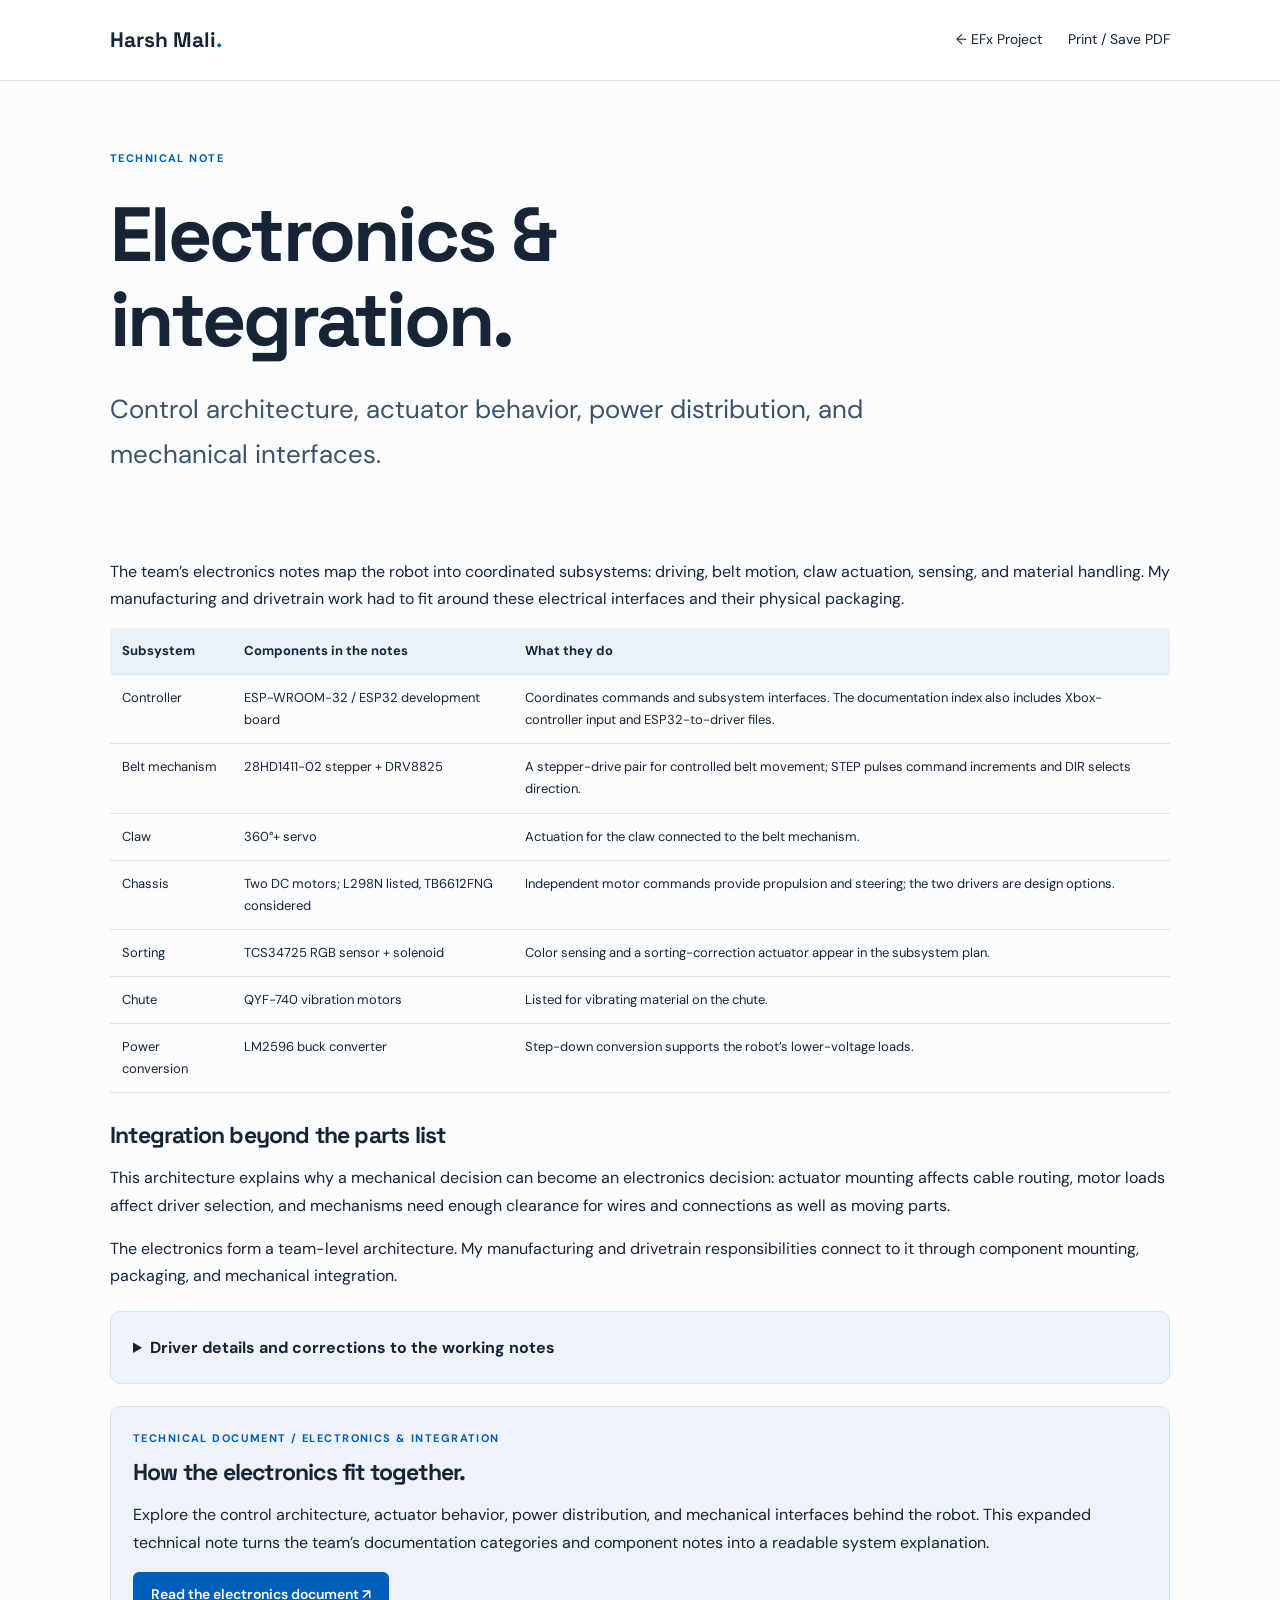
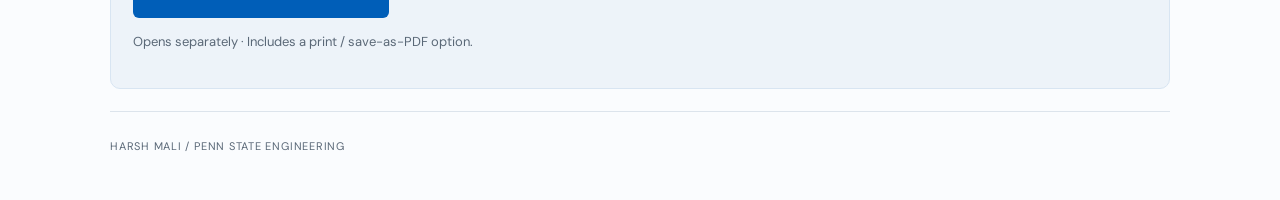
<file: efx-electronic.html>
<!doctype html><html lang="en"><head><meta charset="utf-8"><meta name="viewport" content="width=device-width,initial-scale=1"><title>EFx Electronics & Integration | Harsh Mali</title><link rel="stylesheet" href="style.css"></head><body><nav><a class="brand" href="efx.html">Harsh Mali<span style="color:#005eb8">.</span></a><div class="links"><a href="efx.html">← EFx Project</a><a href="#" onclick="window.print();return false">Print / Save PDF</a></div></nav><main class="wrap"><header class="case-hero"><div class="meta">Technical note</div><h1>Electronics &amp;<br>integration.</h1><p class="lede">Control architecture, actuator behavior, power distribution, and mechanical interfaces.</p></header><p>The team’s electronics notes map the robot into coordinated subsystems: driving, belt motion, claw actuation, sensing, and material handling. My manufacturing and drivetrain work had to fit around these electrical interfaces and their physical packaging.</p><div class="table-wrap"><table><thead><tr><th>Subsystem</th><th>Components in the notes</th><th>What they do</th></tr></thead><tbody><tr><td>Controller</td><td>ESP-WROOM-32 / ESP32 development board</td><td>Coordinates commands and subsystem interfaces. The documentation index also includes Xbox-controller input and ESP32-to-driver files.</td></tr><tr><td>Belt mechanism</td><td>28HD1411-02 stepper + DRV8825</td><td>A stepper-drive pair for controlled belt movement; STEP pulses command increments and DIR selects direction.</td></tr><tr><td>Claw</td><td>360°+ servo</td><td>Actuation for the claw connected to the belt mechanism.</td></tr><tr><td>Chassis</td><td>Two DC motors; L298N listed, TB6612FNG considered</td><td>Independent motor commands provide propulsion and steering; the two drivers are design options.</td></tr><tr><td>Sorting</td><td>TCS34725 RGB sensor + solenoid</td><td>Color sensing and a sorting-correction actuator appear in the subsystem plan.</td></tr><tr><td>Chute</td><td>QYF-740 vibration motors</td><td>Listed for vibrating material on the chute.</td></tr><tr><td>Power conversion</td><td>LM2596 buck converter</td><td>Step-down conversion supports the robot’s lower-voltage loads.</td></tr></tbody></table></div><h3 style="margin-top:30px">Integration beyond the parts list</h3><p>This architecture explains why a mechanical decision can become an electronics decision: actuator mounting affects cable routing, motor loads affect driver selection, and mechanisms need enough clearance for wires and connections as well as moving parts.</p><p>The electronics form a team-level architecture. My manufacturing and drivetrain responsibilities connect to it through component mounting, packaging, and mechanical integration.</p><details class="callout"><summary><strong>Driver details and corrections to the working notes</strong></summary><p>DRV8825 current regulation depends on the board’s sense resistance: I<sub>limit</sub> = V<sub>REF</sub> / (5R<sub>sense</sub>). A 0.8 A setting corresponds to 0.4 V only with 0.10 Ω sense resistors; it is not obtained by dividing current by the motor winding resistance.</p><p>STEP and DIR set motion; mode inputs select microstepping. nRESET and nSLEEP must be high for operation. nENBL disables the driver outputs when high. nFAULT reports a driver fault; it does not independently shut down every motor on the robot.</p><p>Direction depends on wiring and reference orientation. A driver-enable signal also does not, by itself, establish a complete emergency-stop system.</p><p class="notice">Reference: <a href="https://www.ti.com/lit/ds/symlink/drv8825.pdf" rel="noopener" target="_blank">Texas Instruments DRV8825 datasheet ↗</a>. Carrier-board pin numbering must be checked against the actual board.</p></details><article class="callout"><div class="meta">Technical document / Electronics &amp; integration</div><h3 style="margin-top:12px">How the electronics fit together.</h3><p>Explore the control architecture, actuator behavior, power distribution, and mechanical interfaces behind the robot. This expanded technical note turns the team’s documentation categories and component notes into a readable system explanation.</p><a class="button" href="efx-electronics.html" rel="noopener noreferrer" target="_blank">Read the electronics document ↗</a><p class="notice">Opens separately · Includes a print / save-as-PDF option.</p></article></main><div class="wrap"><footer><span>HARSH MALI / PENN STATE ENGINEERING</span></footer></div></body></html>
</file>
<file: style.css>
@import url('https://fonts.googleapis.com/css2?family=DM+Sans:wght@400;500;600;700&family=Space+Grotesk:wght@400;500;600;700&display=swap');
:root{color-scheme:light;--ink:#162436;--muted:#5a6877;--blue:#005eb8;--line:#dce4ec;--canvas:#fafcfe;--paper:#fff}*{box-sizing:border-box}html{scroll-behavior:smooth}body{margin:0;background:var(--canvas);color:var(--ink);font:16px/1.7 'DM Sans',sans-serif}a{color:var(--blue)}img{max-width:100%;display:block}.wrap{max-width:1120px;margin:auto;padding:0 30px}.skip{position:absolute;top:-60px;left:15px;z-index:4;background:white;padding:8px}.skip:focus{top:8px}nav{display:flex;justify-content:space-between;align-items:center;gap:16px;padding:22px max(30px,calc((100vw - 1060px)/2));background:white;border-bottom:1px solid var(--line)}nav a{text-decoration:none;color:var(--ink)}nav .brand{font-family:'Space Grotesk',sans-serif;font-size:21px;font-weight:700}.links{display:flex;gap:26px;flex-wrap:wrap;font-size:14px}.links a:hover{color:var(--blue)}.case-hero{padding:68px 0 40px}h1,h2,h3{font-family:'Space Grotesk',sans-serif;letter-spacing:-.035em;line-height:1.1}h1{font-size:clamp(48px,6vw,85px);margin:25px 0}h2{font-size:clamp(29px,3.5vw,46px);margin:15px 0}h3{font-size:23px;margin:24px 0 10px}.lede{font-size:clamp(19px,2.3vw,26px);max-width:770px;color:#3e5368}.meta{text-transform:uppercase;letter-spacing:.13em;font-size:11px;font-weight:700;color:var(--blue)}.facts{display:grid;grid-template-columns:repeat(3,minmax(0,1fr));gap:28px;border-top:1px solid var(--line);border-bottom:1px solid var(--line);padding:24px 0;margin-top:38px}.facts p{margin:5px 0}.wide-image{margin:0}.viewer{display:block;width:100%;padding:0;border:0;background:transparent;cursor:zoom-in}.viewer img{width:100%;border-radius:10px;object-fit:cover;max-height:640px}.caption{font-size:12px;line-height:1.5;color:var(--muted);margin:10px 0}.content-grid{display:grid;grid-template-columns:1fr 1.55fr;gap:65px;border-top:1px solid var(--line);padding:75px 0}.body-copy p{margin:0 0 20px}.gallery{display:grid;grid-template-columns:1fr 1fr;gap:18px;margin:28px 0}.table-wrap{overflow-x:auto}table{width:100%;border-collapse:collapse;min-width:520px;font-size:13px}th,td{text-align:left;vertical-align:top;padding:12px;border-bottom:1px solid var(--line)}th{background:#eaf1f9}.callout{background:#edf3f9;border:1px solid #d8e5f2;border-radius:10px;padding:22px;margin:22px 0}.callout summary{cursor:pointer}.notice{font-size:13px;color:var(--muted)}.button{display:inline-block;padding:11px 18px;border-radius:6px;background:var(--blue);color:white;text-decoration:none;font-weight:600;font-size:14px}.button:hover{background:#004983}.timeline{border-left:2px solid var(--blue);padding-left:25px}.timeline article{margin-bottom:30px}.actions{padding:20px 0}footer{border-top:1px solid var(--line);padding:25px 0 45px;display:flex;justify-content:space-between;gap:20px;font-size:11px;letter-spacing:.07em;color:var(--muted)}dialog{border:0;box-shadow:0 15px 80px #0008;border-radius:8px;padding:12px;max-width:90vw;max-height:90vh}dialog::backdrop{background:#000b}dialog img{max-height:78vh;max-width:85vw}dialog button{display:block;margin:0 0 9px auto;border:0;background:transparent;font:inherit;cursor:pointer}@media(max-width:760px){nav{padding:15px 20px;flex-wrap:wrap}.links{gap:16px}.wrap{padding:0 20px}.case-hero{padding-top:45px}.content-grid{grid-template-columns:1fr;gap:14px;padding:48px 0}.facts{grid-template-columns:1fr;gap:7px}.gallery{grid-template-columns:1fr}footer{flex-direction:column}}
</file>
